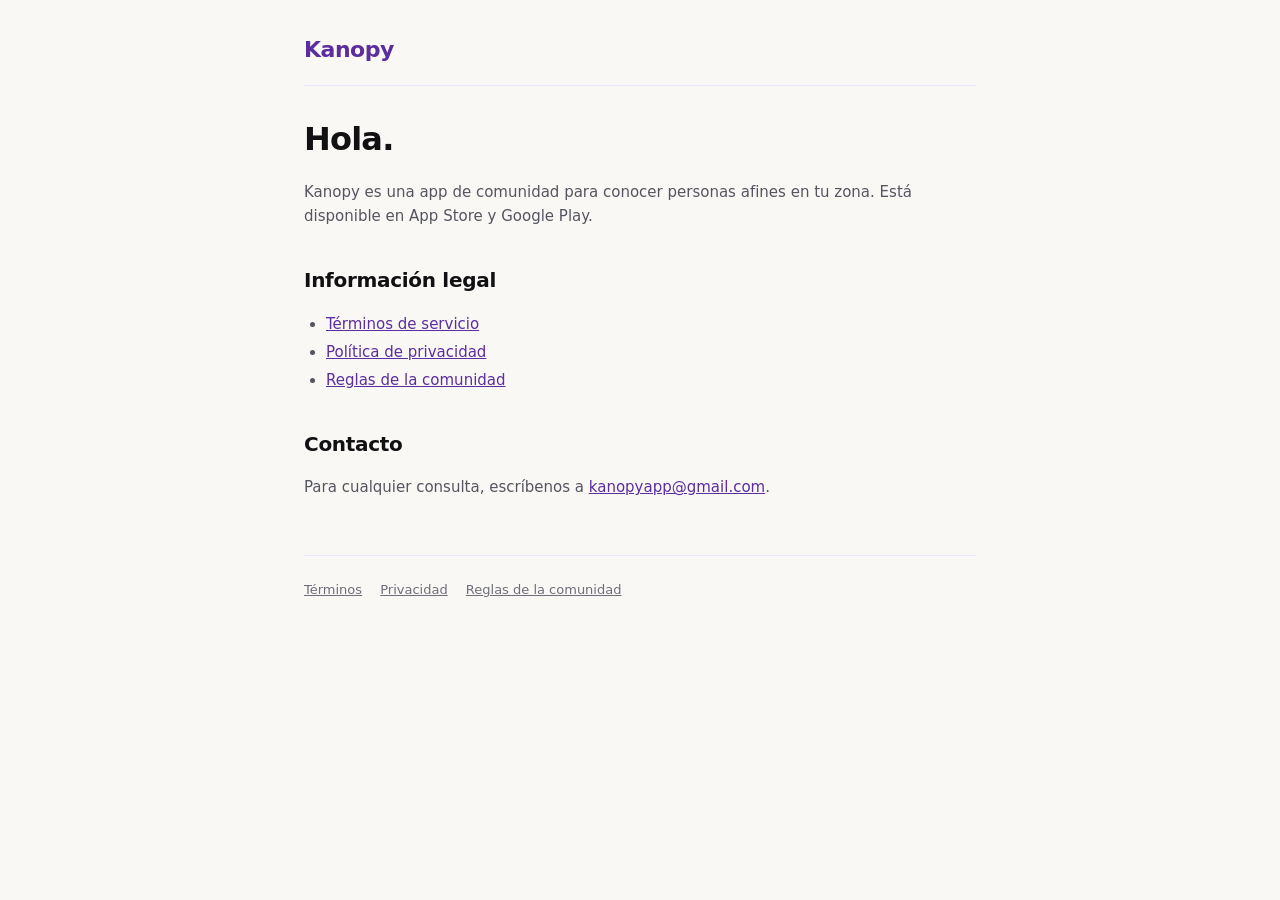
<file: index.html>
<!DOCTYPE html>
<html lang="es">
<head>
  <meta charset="UTF-8">
  <meta name="viewport" content="width=device-width, initial-scale=1">
  <meta name="description" content="Kanopy — comunidad queer-friendly para conocer personas afines en tu zona">
  <title>Kanopy</title>
  <link rel="stylesheet" href="/styles.css">
</head>
<body>
  <div class="wrap">
    <header>
      <a href="/" class="brand">Kanopy</a>
    </header>
    <h1>Hola.</h1>
    <p>Kanopy es una app de comunidad para conocer personas afines en tu zona.
       Está disponible en App Store y Google Play.</p>
    <h2>Información legal</h2>
    <ul>
      <li><a href="/terms">Términos de servicio</a></li>
      <li><a href="/privacy">Política de privacidad</a></li>
      <li><a href="/community-guidelines">Reglas de la comunidad</a></li>
    </ul>
    <h2>Contacto</h2>
    <p>Para cualquier consulta, escríbenos a <a href="mailto:kanopyapp@gmail.com">kanopyapp@gmail.com</a>.</p>
    <footer>
      <a href="/terms">Términos</a>
      <a href="/privacy">Privacidad</a>
      <a href="/community-guidelines">Reglas de la comunidad</a>
    </footer>
  </div>
</body>
</html>
</file>
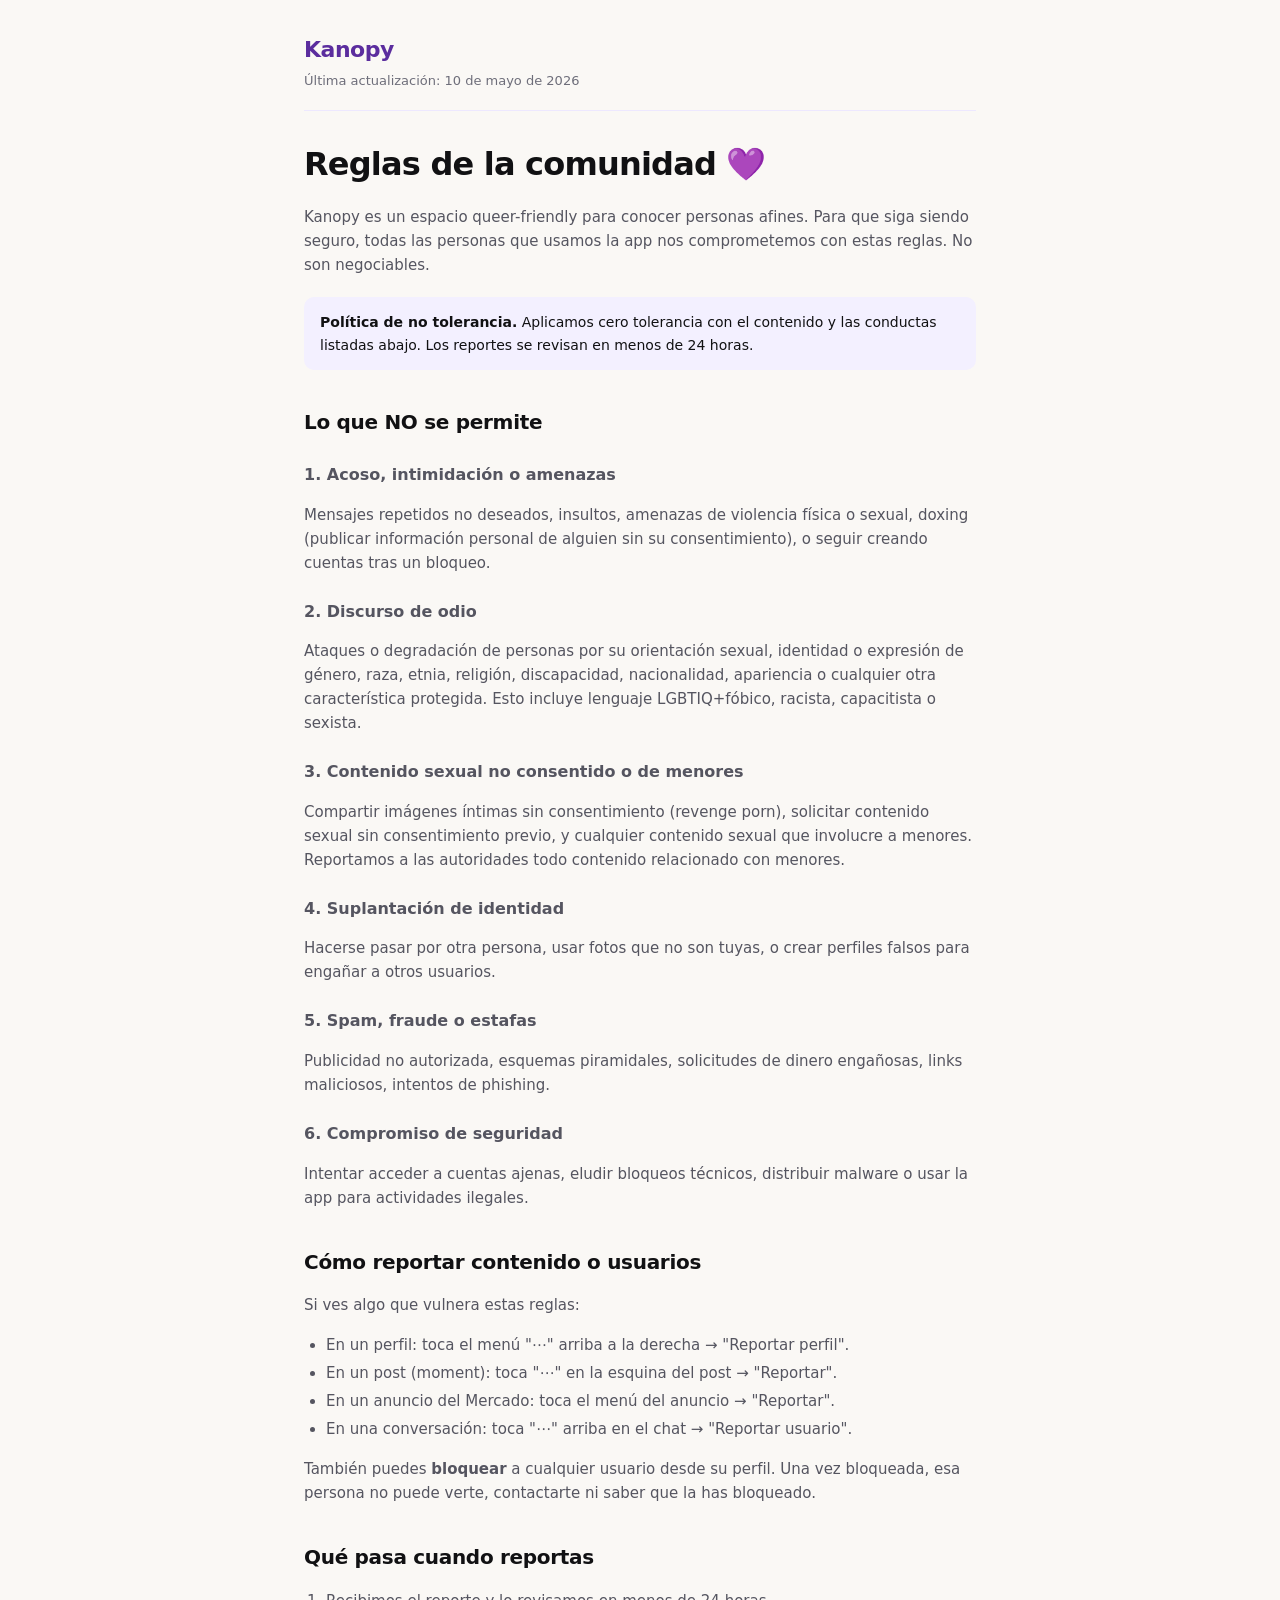
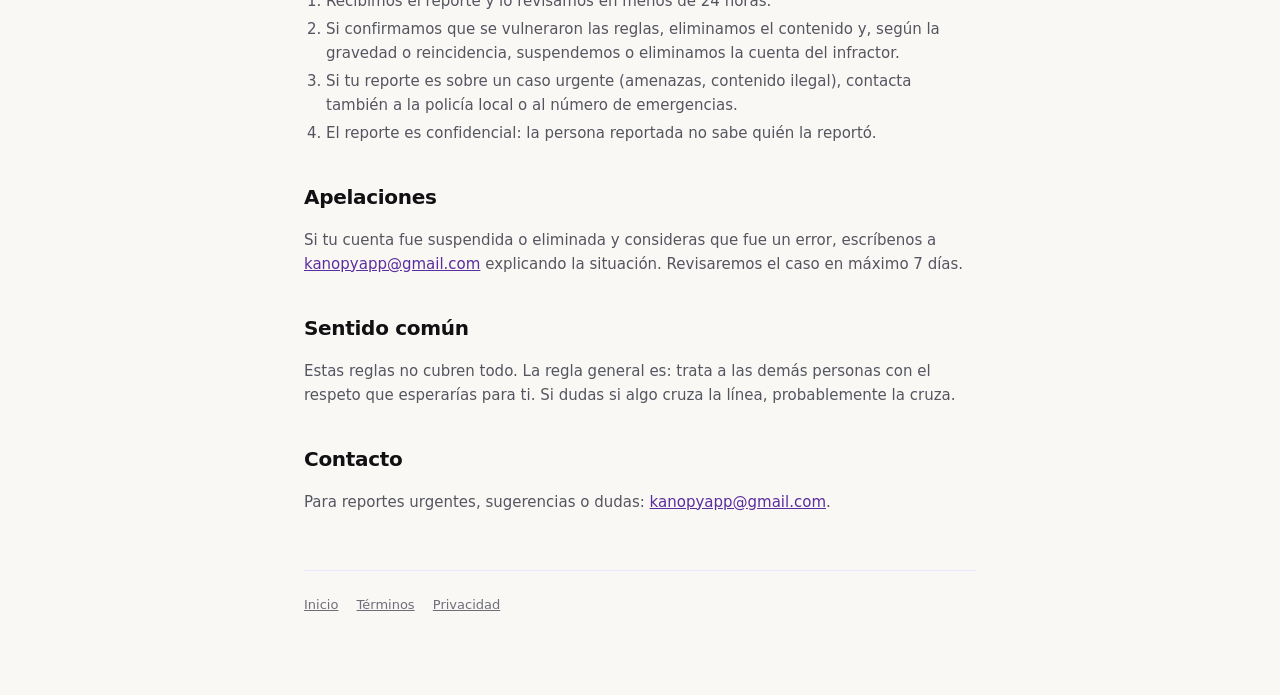
<file: community-guidelines/index.html>
<!DOCTYPE html>
<html lang="es">
<head>
  <meta charset="UTF-8">
  <meta name="viewport" content="width=device-width, initial-scale=1">
  <title>Reglas de la comunidad · Kanopy</title>
  <link rel="stylesheet" href="/styles.css">
</head>
<body>
  <div class="wrap">
    <header>
      <a href="/" class="brand">Kanopy</a>
      <div class="last-updated">Última actualización: 10 de mayo de 2026</div>
    </header>

    <h1>Reglas de la comunidad 💜</h1>

    <p>Kanopy es un espacio queer-friendly para conocer personas afines.
    Para que siga siendo seguro, todas las personas que usamos la app nos
    comprometemos con estas reglas. No son negociables.</p>

    <div class="callout">
      <strong>Política de no tolerancia.</strong> Aplicamos cero tolerancia
      con el contenido y las conductas listadas abajo. Los reportes se
      revisan en menos de 24 horas.
    </div>

    <h2>Lo que NO se permite</h2>

    <h3>1. Acoso, intimidación o amenazas</h3>
    <p>Mensajes repetidos no deseados, insultos, amenazas de violencia
    física o sexual, doxing (publicar información personal de alguien
    sin su consentimiento), o seguir creando cuentas tras un bloqueo.</p>

    <h3>2. Discurso de odio</h3>
    <p>Ataques o degradación de personas por su orientación sexual,
    identidad o expresión de género, raza, etnia, religión, discapacidad,
    nacionalidad, apariencia o cualquier otra característica protegida.
    Esto incluye lenguaje LGBTIQ+fóbico, racista, capacitista o sexista.</p>

    <h3>3. Contenido sexual no consentido o de menores</h3>
    <p>Compartir imágenes íntimas sin consentimiento (revenge porn),
    solicitar contenido sexual sin consentimiento previo, y cualquier
    contenido sexual que involucre a menores. Reportamos a las autoridades
    todo contenido relacionado con menores.</p>

    <h3>4. Suplantación de identidad</h3>
    <p>Hacerse pasar por otra persona, usar fotos que no son tuyas, o
    crear perfiles falsos para engañar a otros usuarios.</p>

    <h3>5. Spam, fraude o estafas</h3>
    <p>Publicidad no autorizada, esquemas piramidales, solicitudes de
    dinero engañosas, links maliciosos, intentos de phishing.</p>

    <h3>6. Compromiso de seguridad</h3>
    <p>Intentar acceder a cuentas ajenas, eludir bloqueos técnicos,
    distribuir malware o usar la app para actividades ilegales.</p>

    <h2>Cómo reportar contenido o usuarios</h2>
    <p>Si ves algo que vulnera estas reglas:</p>
    <ul>
      <li>En un perfil: toca el menú "⋯" arriba a la derecha → "Reportar perfil".</li>
      <li>En un post (moment): toca "⋯" en la esquina del post → "Reportar".</li>
      <li>En un anuncio del Mercado: toca el menú del anuncio → "Reportar".</li>
      <li>En una conversación: toca "⋯" arriba en el chat → "Reportar usuario".</li>
    </ul>
    <p>También puedes <strong>bloquear</strong> a cualquier usuario desde
    su perfil. Una vez bloqueada, esa persona no puede verte, contactarte
    ni saber que la has bloqueado.</p>

    <h2>Qué pasa cuando reportas</h2>
    <ol>
      <li>Recibimos el reporte y lo revisamos en menos de 24 horas.</li>
      <li>Si confirmamos que se vulneraron las reglas, eliminamos el
          contenido y, según la gravedad o reincidencia, suspendemos o
          eliminamos la cuenta del infractor.</li>
      <li>Si tu reporte es sobre un caso urgente (amenazas, contenido
          ilegal), contacta también a la policía local o al número de
          emergencias.</li>
      <li>El reporte es confidencial: la persona reportada no sabe quién
          la reportó.</li>
    </ol>

    <h2>Apelaciones</h2>
    <p>Si tu cuenta fue suspendida o eliminada y consideras que fue un
    error, escríbenos a
    <a href="mailto:kanopyapp@gmail.com">kanopyapp@gmail.com</a>
    explicando la situación. Revisaremos el caso en máximo 7 días.</p>

    <h2>Sentido común</h2>
    <p>Estas reglas no cubren todo. La regla general es: trata a las
    demás personas con el respeto que esperarías para ti. Si dudas si
    algo cruza la línea, probablemente la cruza.</p>

    <h2>Contacto</h2>
    <p>Para reportes urgentes, sugerencias o dudas:
    <a href="mailto:kanopyapp@gmail.com">kanopyapp@gmail.com</a>.</p>

    <footer>
      <a href="/">Inicio</a>
      <a href="/terms">Términos</a>
      <a href="/privacy">Privacidad</a>
    </footer>
  </div>
</body>
</html>
</file>
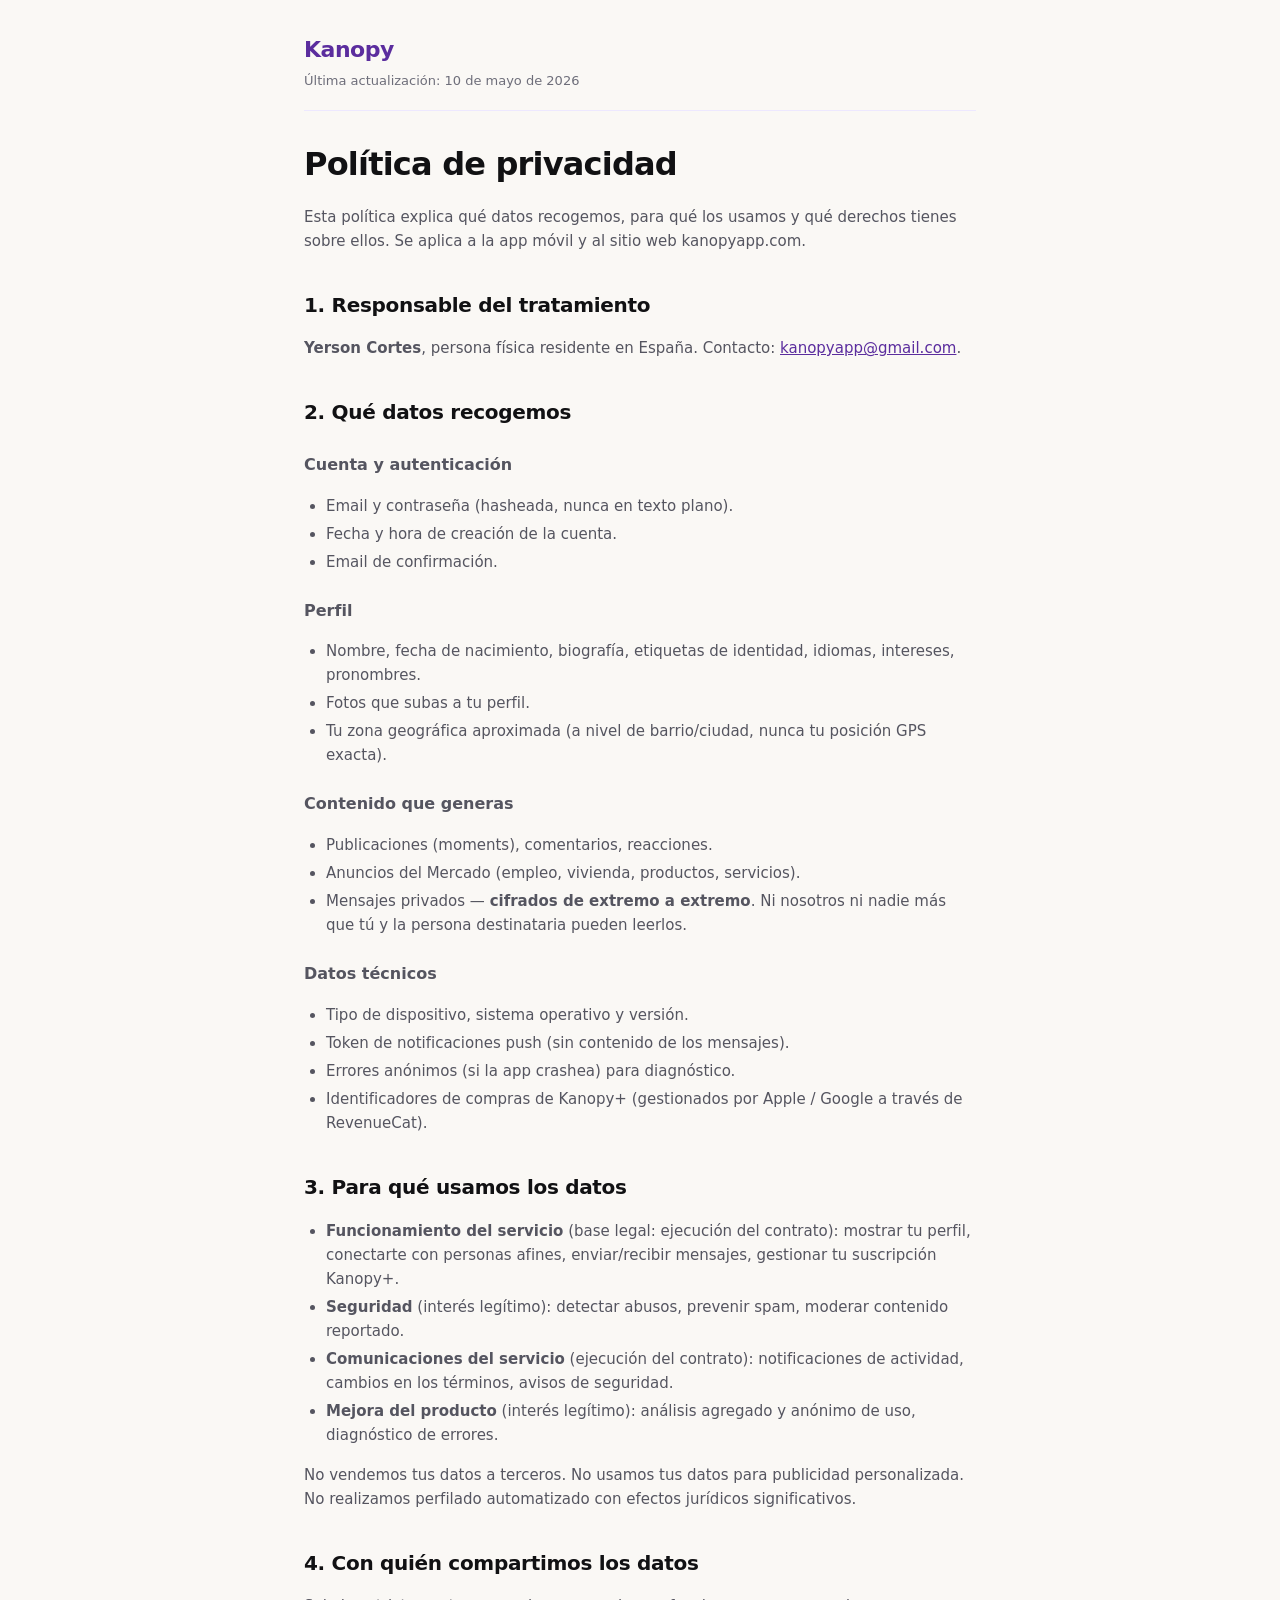
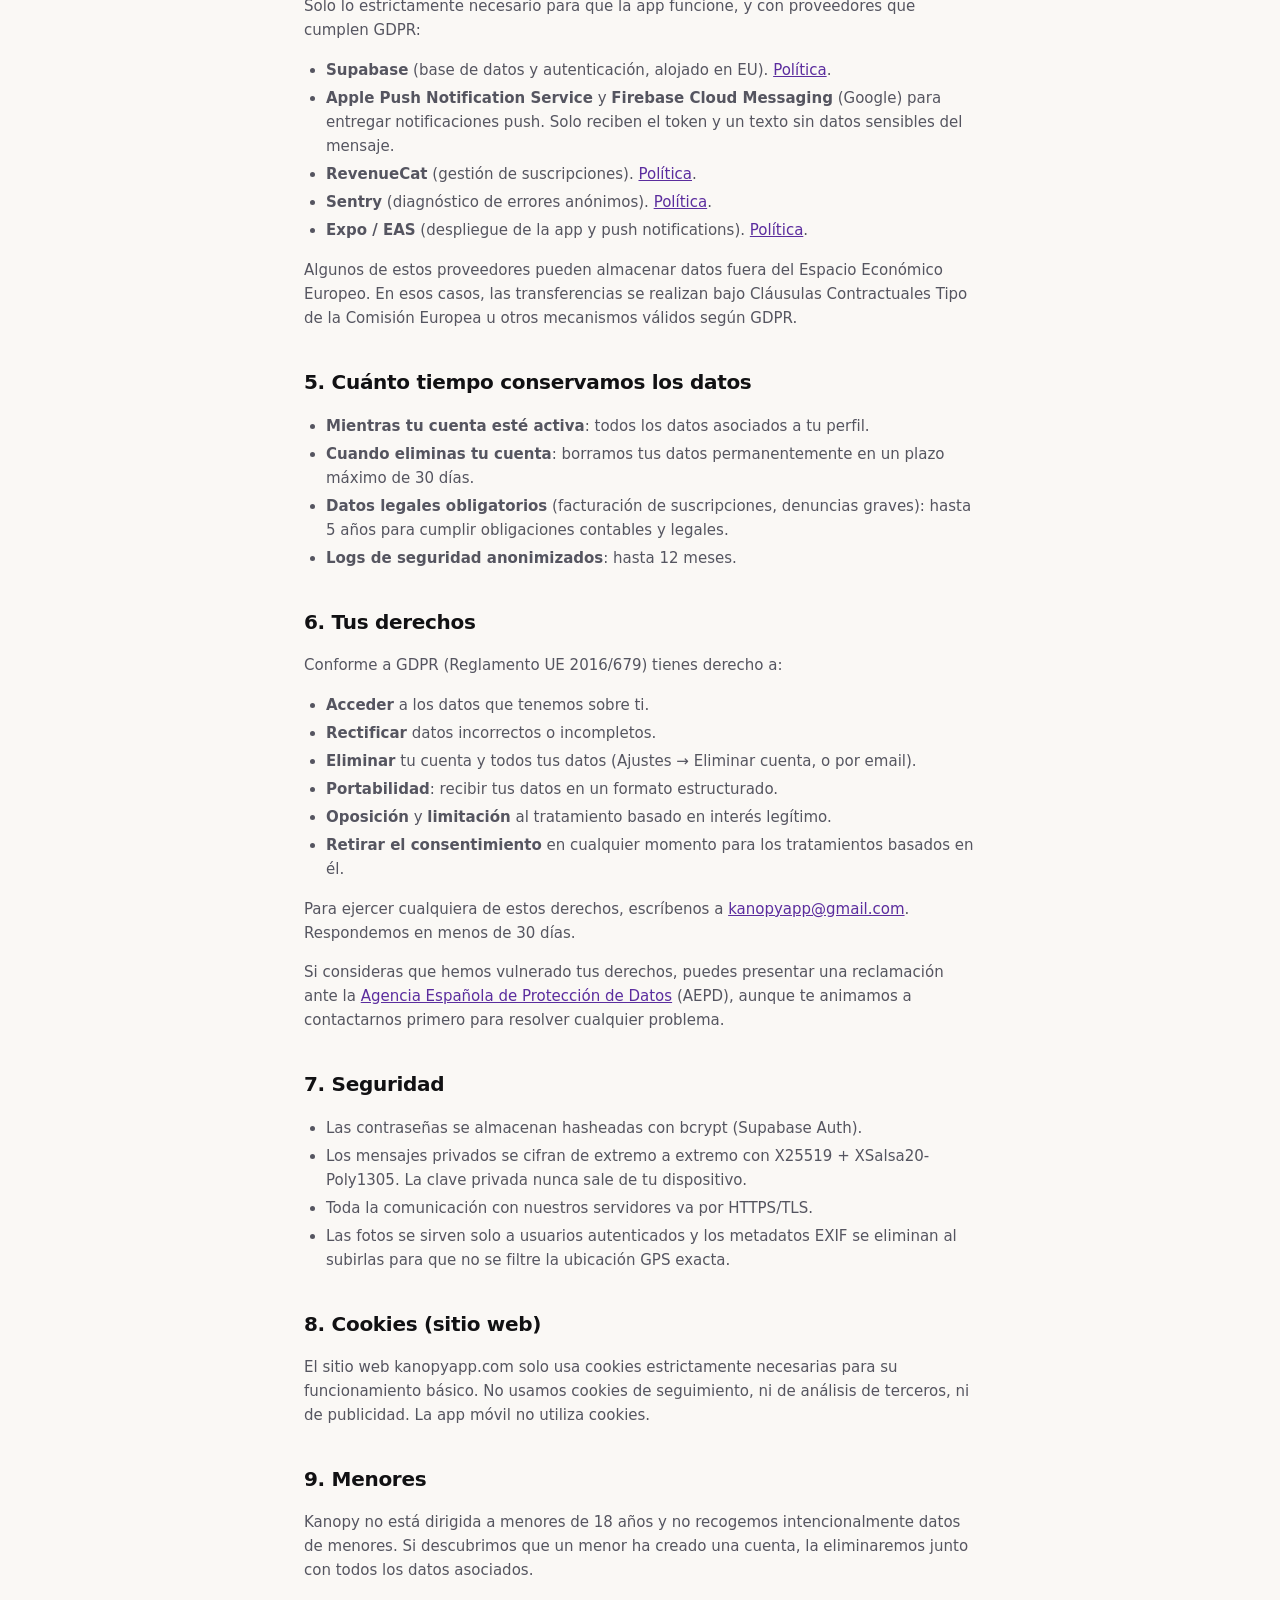
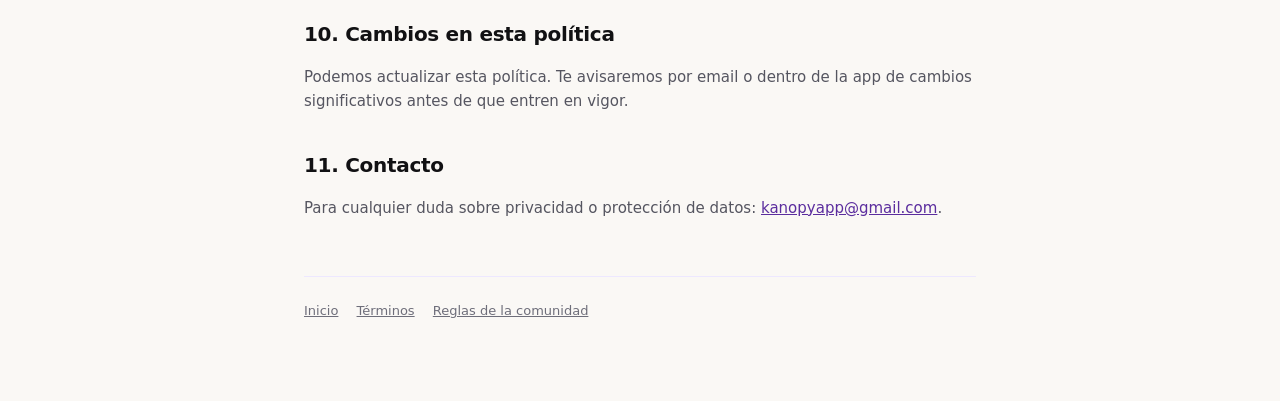
<file: privacy/index.html>
<!DOCTYPE html>
<html lang="es">
<head>
  <meta charset="UTF-8">
  <meta name="viewport" content="width=device-width, initial-scale=1">
  <title>Política de privacidad · Kanopy</title>
  <link rel="stylesheet" href="/styles.css">
</head>
<body>
  <div class="wrap">
    <header>
      <a href="/" class="brand">Kanopy</a>
      <div class="last-updated">Última actualización: 10 de mayo de 2026</div>
    </header>

    <h1>Política de privacidad</h1>

    <p>Esta política explica qué datos recogemos, para qué los usamos y
    qué derechos tienes sobre ellos. Se aplica a la app móvil y al sitio
    web kanopyapp.com.</p>

    <h2>1. Responsable del tratamiento</h2>
    <p><strong>Yerson Cortes</strong>, persona física residente en
    España. Contacto:
    <a href="mailto:kanopyapp@gmail.com">kanopyapp@gmail.com</a>.</p>

    <h2>2. Qué datos recogemos</h2>

    <h3>Cuenta y autenticación</h3>
    <ul>
      <li>Email y contraseña (hasheada, nunca en texto plano).</li>
      <li>Fecha y hora de creación de la cuenta.</li>
      <li>Email de confirmación.</li>
    </ul>

    <h3>Perfil</h3>
    <ul>
      <li>Nombre, fecha de nacimiento, biografía, etiquetas de identidad,
          idiomas, intereses, pronombres.</li>
      <li>Fotos que subas a tu perfil.</li>
      <li>Tu zona geográfica aproximada (a nivel de barrio/ciudad,
          nunca tu posición GPS exacta).</li>
    </ul>

    <h3>Contenido que generas</h3>
    <ul>
      <li>Publicaciones (moments), comentarios, reacciones.</li>
      <li>Anuncios del Mercado (empleo, vivienda, productos, servicios).</li>
      <li>Mensajes privados — <strong>cifrados de extremo a extremo</strong>.
          Ni nosotros ni nadie más que tú y la persona destinataria pueden
          leerlos.</li>
    </ul>

    <h3>Datos técnicos</h3>
    <ul>
      <li>Tipo de dispositivo, sistema operativo y versión.</li>
      <li>Token de notificaciones push (sin contenido de los mensajes).</li>
      <li>Errores anónimos (si la app crashea) para diagnóstico.</li>
      <li>Identificadores de compras de Kanopy+ (gestionados por Apple /
          Google a través de RevenueCat).</li>
    </ul>

    <h2>3. Para qué usamos los datos</h2>
    <ul>
      <li><strong>Funcionamiento del servicio</strong> (base legal: ejecución
          del contrato): mostrar tu perfil, conectarte con personas afines,
          enviar/recibir mensajes, gestionar tu suscripción Kanopy+.</li>
      <li><strong>Seguridad</strong> (interés legítimo): detectar abusos,
          prevenir spam, moderar contenido reportado.</li>
      <li><strong>Comunicaciones del servicio</strong> (ejecución del
          contrato): notificaciones de actividad, cambios en los términos,
          avisos de seguridad.</li>
      <li><strong>Mejora del producto</strong> (interés legítimo): análisis
          agregado y anónimo de uso, diagnóstico de errores.</li>
    </ul>

    <p>No vendemos tus datos a terceros. No usamos tus datos para
    publicidad personalizada. No realizamos perfilado automatizado con
    efectos jurídicos significativos.</p>

    <h2>4. Con quién compartimos los datos</h2>
    <p>Solo lo estrictamente necesario para que la app funcione, y con
    proveedores que cumplen GDPR:</p>
    <ul>
      <li><strong>Supabase</strong> (base de datos y autenticación, alojado
          en EU). <a href="https://supabase.com/privacy">Política</a>.</li>
      <li><strong>Apple Push Notification Service</strong> y
          <strong>Firebase Cloud Messaging</strong> (Google) para entregar
          notificaciones push. Solo reciben el token y un texto sin datos
          sensibles del mensaje.</li>
      <li><strong>RevenueCat</strong> (gestión de suscripciones).
          <a href="https://www.revenuecat.com/privacy">Política</a>.</li>
      <li><strong>Sentry</strong> (diagnóstico de errores anónimos).
          <a href="https://sentry.io/privacy/">Política</a>.</li>
      <li><strong>Expo / EAS</strong> (despliegue de la app y push
          notifications). <a href="https://expo.dev/privacy">Política</a>.</li>
    </ul>

    <p>Algunos de estos proveedores pueden almacenar datos fuera del
    Espacio Económico Europeo. En esos casos, las transferencias se
    realizan bajo Cláusulas Contractuales Tipo de la Comisión Europea
    u otros mecanismos válidos según GDPR.</p>

    <h2>5. Cuánto tiempo conservamos los datos</h2>
    <ul>
      <li><strong>Mientras tu cuenta esté activa</strong>: todos los datos
          asociados a tu perfil.</li>
      <li><strong>Cuando eliminas tu cuenta</strong>: borramos tus datos
          permanentemente en un plazo máximo de 30 días.</li>
      <li><strong>Datos legales obligatorios</strong> (facturación de
          suscripciones, denuncias graves): hasta 5 años para cumplir
          obligaciones contables y legales.</li>
      <li><strong>Logs de seguridad anonimizados</strong>: hasta 12 meses.</li>
    </ul>

    <h2>6. Tus derechos</h2>
    <p>Conforme a GDPR (Reglamento UE 2016/679) tienes derecho a:</p>
    <ul>
      <li><strong>Acceder</strong> a los datos que tenemos sobre ti.</li>
      <li><strong>Rectificar</strong> datos incorrectos o incompletos.</li>
      <li><strong>Eliminar</strong> tu cuenta y todos tus datos
          (Ajustes → Eliminar cuenta, o por email).</li>
      <li><strong>Portabilidad</strong>: recibir tus datos en un formato
          estructurado.</li>
      <li><strong>Oposición</strong> y <strong>limitación</strong> al
          tratamiento basado en interés legítimo.</li>
      <li><strong>Retirar el consentimiento</strong> en cualquier momento
          para los tratamientos basados en él.</li>
    </ul>
    <p>Para ejercer cualquiera de estos derechos, escríbenos a
    <a href="mailto:kanopyapp@gmail.com">kanopyapp@gmail.com</a>.
    Respondemos en menos de 30 días.</p>

    <p>Si consideras que hemos vulnerado tus derechos, puedes presentar
    una reclamación ante la
    <a href="https://www.aepd.es/">Agencia Española de Protección de Datos</a>
    (AEPD), aunque te animamos a contactarnos primero para resolver
    cualquier problema.</p>

    <h2>7. Seguridad</h2>
    <ul>
      <li>Las contraseñas se almacenan hasheadas con bcrypt (Supabase Auth).</li>
      <li>Los mensajes privados se cifran de extremo a extremo con
          X25519 + XSalsa20-Poly1305. La clave privada nunca sale de tu
          dispositivo.</li>
      <li>Toda la comunicación con nuestros servidores va por HTTPS/TLS.</li>
      <li>Las fotos se sirven solo a usuarios autenticados y los metadatos
          EXIF se eliminan al subirlas para que no se filtre la ubicación
          GPS exacta.</li>
    </ul>

    <h2>8. Cookies (sitio web)</h2>
    <p>El sitio web kanopyapp.com solo usa cookies estrictamente necesarias
    para su funcionamiento básico. No usamos cookies de seguimiento, ni de
    análisis de terceros, ni de publicidad. La app móvil no utiliza cookies.</p>

    <h2>9. Menores</h2>
    <p>Kanopy no está dirigida a menores de 18 años y no recogemos
    intencionalmente datos de menores. Si descubrimos que un menor ha
    creado una cuenta, la eliminaremos junto con todos los datos asociados.</p>

    <h2>10. Cambios en esta política</h2>
    <p>Podemos actualizar esta política. Te avisaremos por email o dentro
    de la app de cambios significativos antes de que entren en vigor.</p>

    <h2>11. Contacto</h2>
    <p>Para cualquier duda sobre privacidad o protección de datos:
    <a href="mailto:kanopyapp@gmail.com">kanopyapp@gmail.com</a>.</p>

    <footer>
      <a href="/">Inicio</a>
      <a href="/terms">Términos</a>
      <a href="/community-guidelines">Reglas de la comunidad</a>
    </footer>
  </div>
</body>
</html>
</file>
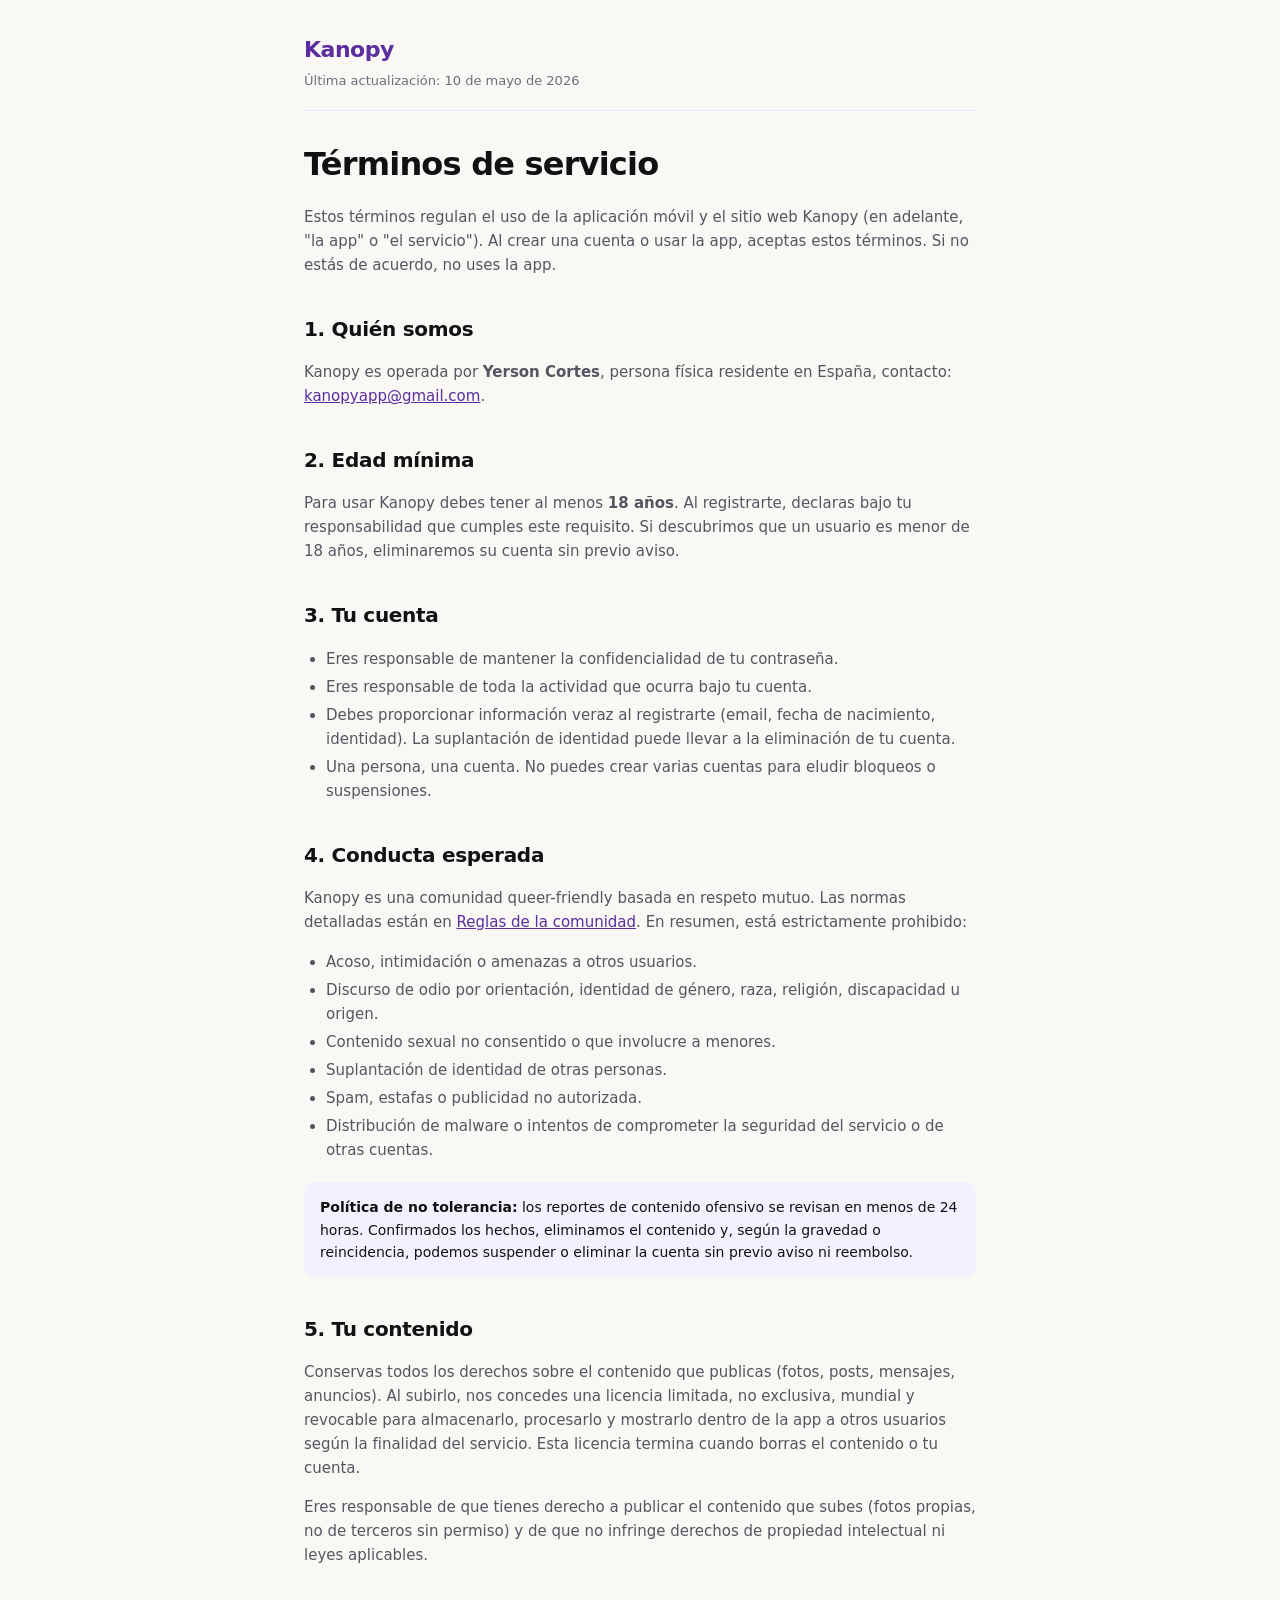
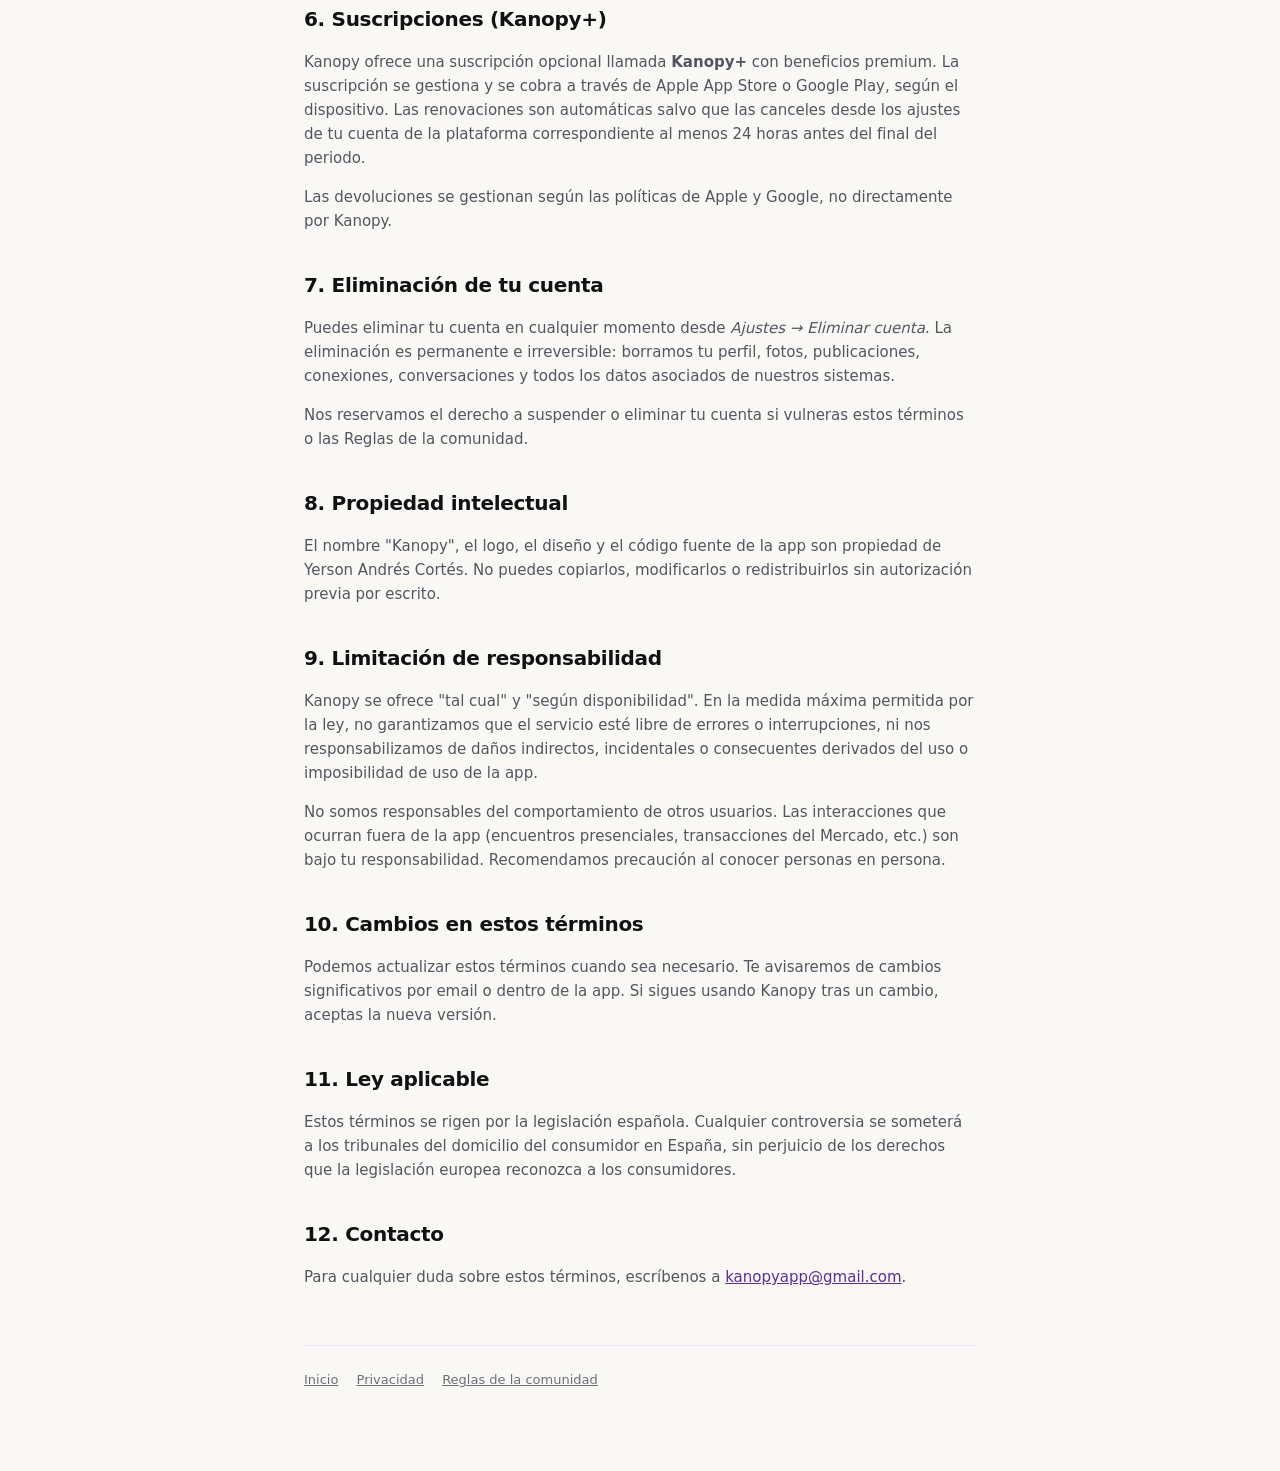
<file: terms/index.html>
<!DOCTYPE html>
<html lang="es">
<head>
  <meta charset="UTF-8">
  <meta name="viewport" content="width=device-width, initial-scale=1">
  <title>Términos de servicio · Kanopy</title>
  <link rel="stylesheet" href="/styles.css">
</head>
<body>
  <div class="wrap">
    <header>
      <a href="/" class="brand">Kanopy</a>
      <div class="last-updated">Última actualización: 10 de mayo de 2026</div>
    </header>

    <h1>Términos de servicio</h1>

    <p>Estos términos regulan el uso de la aplicación móvil y el sitio web Kanopy
    (en adelante, "la app" o "el servicio"). Al crear una cuenta o usar la app,
    aceptas estos términos. Si no estás de acuerdo, no uses la app.</p>

    <h2>1. Quién somos</h2>
    <p>Kanopy es operada por <strong>Yerson  Cortes</strong>, persona
    física residente en España, contacto: <a href="mailto:kanopyapp@gmail.com">kanopyapp@gmail.com</a>.</p>

    <h2>2. Edad mínima</h2>
    <p>Para usar Kanopy debes tener al menos <strong>18 años</strong>.
    Al registrarte, declaras bajo tu responsabilidad que cumples este requisito.
    Si descubrimos que un usuario es menor de 18 años, eliminaremos su cuenta
    sin previo aviso.</p>

    <h2>3. Tu cuenta</h2>
    <ul>
      <li>Eres responsable de mantener la confidencialidad de tu contraseña.</li>
      <li>Eres responsable de toda la actividad que ocurra bajo tu cuenta.</li>
      <li>Debes proporcionar información veraz al registrarte (email,
          fecha de nacimiento, identidad). La suplantación de identidad
          puede llevar a la eliminación de tu cuenta.</li>
      <li>Una persona, una cuenta. No puedes crear varias cuentas para
          eludir bloqueos o suspensiones.</li>
    </ul>

    <h2>4. Conducta esperada</h2>
    <p>Kanopy es una comunidad queer-friendly basada en respeto mutuo.
    Las normas detalladas están en
    <a href="/community-guidelines">Reglas de la comunidad</a>. En resumen,
    está estrictamente prohibido:</p>
    <ul>
      <li>Acoso, intimidación o amenazas a otros usuarios.</li>
      <li>Discurso de odio por orientación, identidad de género, raza,
          religión, discapacidad u origen.</li>
      <li>Contenido sexual no consentido o que involucre a menores.</li>
      <li>Suplantación de identidad de otras personas.</li>
      <li>Spam, estafas o publicidad no autorizada.</li>
      <li>Distribución de malware o intentos de comprometer la seguridad
          del servicio o de otras cuentas.</li>
    </ul>

    <div class="callout">
      <strong>Política de no tolerancia:</strong> los reportes de contenido
      ofensivo se revisan en menos de 24 horas. Confirmados los hechos,
      eliminamos el contenido y, según la gravedad o reincidencia,
      podemos suspender o eliminar la cuenta sin previo aviso ni reembolso.
    </div>

    <h2>5. Tu contenido</h2>
    <p>Conservas todos los derechos sobre el contenido que publicas (fotos,
    posts, mensajes, anuncios). Al subirlo, nos concedes una licencia limitada,
    no exclusiva, mundial y revocable para almacenarlo, procesarlo y mostrarlo
    dentro de la app a otros usuarios según la finalidad del servicio. Esta
    licencia termina cuando borras el contenido o tu cuenta.</p>

    <p>Eres responsable de que tienes derecho a publicar el contenido que subes
    (fotos propias, no de terceros sin permiso) y de que no infringe derechos
    de propiedad intelectual ni leyes aplicables.</p>

    <h2>6. Suscripciones (Kanopy+)</h2>
    <p>Kanopy ofrece una suscripción opcional llamada <strong>Kanopy+</strong>
    con beneficios premium. La suscripción se gestiona y se cobra a través de
    Apple App Store o Google Play, según el dispositivo. Las renovaciones son
    automáticas salvo que las canceles desde los ajustes de tu cuenta de la
    plataforma correspondiente al menos 24 horas antes del final del periodo.</p>
    <p>Las devoluciones se gestionan según las políticas de Apple y Google,
    no directamente por Kanopy.</p>

    <h2>7. Eliminación de tu cuenta</h2>
    <p>Puedes eliminar tu cuenta en cualquier momento desde
    <em>Ajustes &rarr; Eliminar cuenta</em>. La eliminación es permanente
    e irreversible: borramos tu perfil, fotos, publicaciones, conexiones,
    conversaciones y todos los datos asociados de nuestros sistemas.</p>
    <p>Nos reservamos el derecho a suspender o eliminar tu cuenta si vulneras
    estos términos o las Reglas de la comunidad.</p>

    <h2>8. Propiedad intelectual</h2>
    <p>El nombre "Kanopy", el logo, el diseño y el código fuente de la app
    son propiedad de Yerson Andrés Cortés. No puedes copiarlos, modificarlos
    o redistribuirlos sin autorización previa por escrito.</p>

    <h2>9. Limitación de responsabilidad</h2>
    <p>Kanopy se ofrece "tal cual" y "según disponibilidad". En la medida
    máxima permitida por la ley, no garantizamos que el servicio esté libre
    de errores o interrupciones, ni nos responsabilizamos de daños indirectos,
    incidentales o consecuentes derivados del uso o imposibilidad de uso de
    la app.</p>
    <p>No somos responsables del comportamiento de otros usuarios. Las
    interacciones que ocurran fuera de la app (encuentros presenciales,
    transacciones del Mercado, etc.) son bajo tu responsabilidad. Recomendamos
    precaución al conocer personas en persona.</p>

    <h2>10. Cambios en estos términos</h2>
    <p>Podemos actualizar estos términos cuando sea necesario. Te avisaremos
    de cambios significativos por email o dentro de la app. Si sigues usando
    Kanopy tras un cambio, aceptas la nueva versión.</p>

    <h2>11. Ley aplicable</h2>
    <p>Estos términos se rigen por la legislación española. Cualquier
    controversia se someterá a los tribunales del domicilio del consumidor
    en España, sin perjuicio de los derechos que la legislación europea
    reconozca a los consumidores.</p>

    <h2>12. Contacto</h2>
    <p>Para cualquier duda sobre estos términos, escríbenos a
    <a href="mailto:kanopyapp@gmail.com">kanopyapp@gmail.com</a>.</p>

    <footer>
      <a href="/">Inicio</a>
      <a href="/privacy">Privacidad</a>
      <a href="/community-guidelines">Reglas de la comunidad</a>
    </footer>
  </div>
</body>
</html>
</file>
<file: styles.css>
:root {
  --primary: #5B2D9E;
  --text: #111113;
  --text-mid: #555560;
  --text-soft: #6E6E7A;
  --bg: #FAF8F5;
  --card: #FFFFFF;
  --border: #EDE8FF;
}
* { box-sizing: border-box; }
body {
  font-family: -apple-system, BlinkMacSystemFont, 'Segoe UI', system-ui, sans-serif;
  color: var(--text);
  background: var(--bg);
  margin: 0;
  line-height: 1.6;
  -webkit-font-smoothing: antialiased;
}
.wrap {
  max-width: 720px;
  margin: 0 auto;
  padding: 32px 24px 80px;
}
header {
  border-bottom: 1px solid var(--border);
  padding-bottom: 18px;
  margin-bottom: 28px;
}
.brand {
  font-weight: 800;
  font-size: 22px;
  color: var(--primary);
  text-decoration: none;
  letter-spacing: -0.5px;
}
.last-updated {
  color: var(--text-soft);
  font-size: 13px;
  margin-top: 4px;
}
h1 {
  font-size: 32px;
  font-weight: 800;
  letter-spacing: -0.8px;
  margin: 28px 0 8px;
}
h2 {
  font-size: 20px;
  font-weight: 700;
  margin-top: 36px;
  margin-bottom: 8px;
  letter-spacing: -0.3px;
}
h3 {
  font-size: 16px;
  font-weight: 700;
  margin-top: 24px;
  margin-bottom: 6px;
  color: var(--text-mid);
}
p, li { font-size: 15px; color: var(--text-mid); }
a { color: var(--primary); }
ul, ol { padding-left: 22px; }
li { margin-bottom: 4px; }
.callout {
  background: #F3F0FF;
  border-radius: 10px;
  padding: 14px 16px;
  margin: 20px 0;
  font-size: 14px;
  color: var(--text);
}
footer {
  margin-top: 56px;
  padding-top: 24px;
  border-top: 1px solid var(--border);
  font-size: 13px;
  color: var(--text-soft);
}
footer a { color: var(--text-soft); margin-right: 14px; }
</file>
